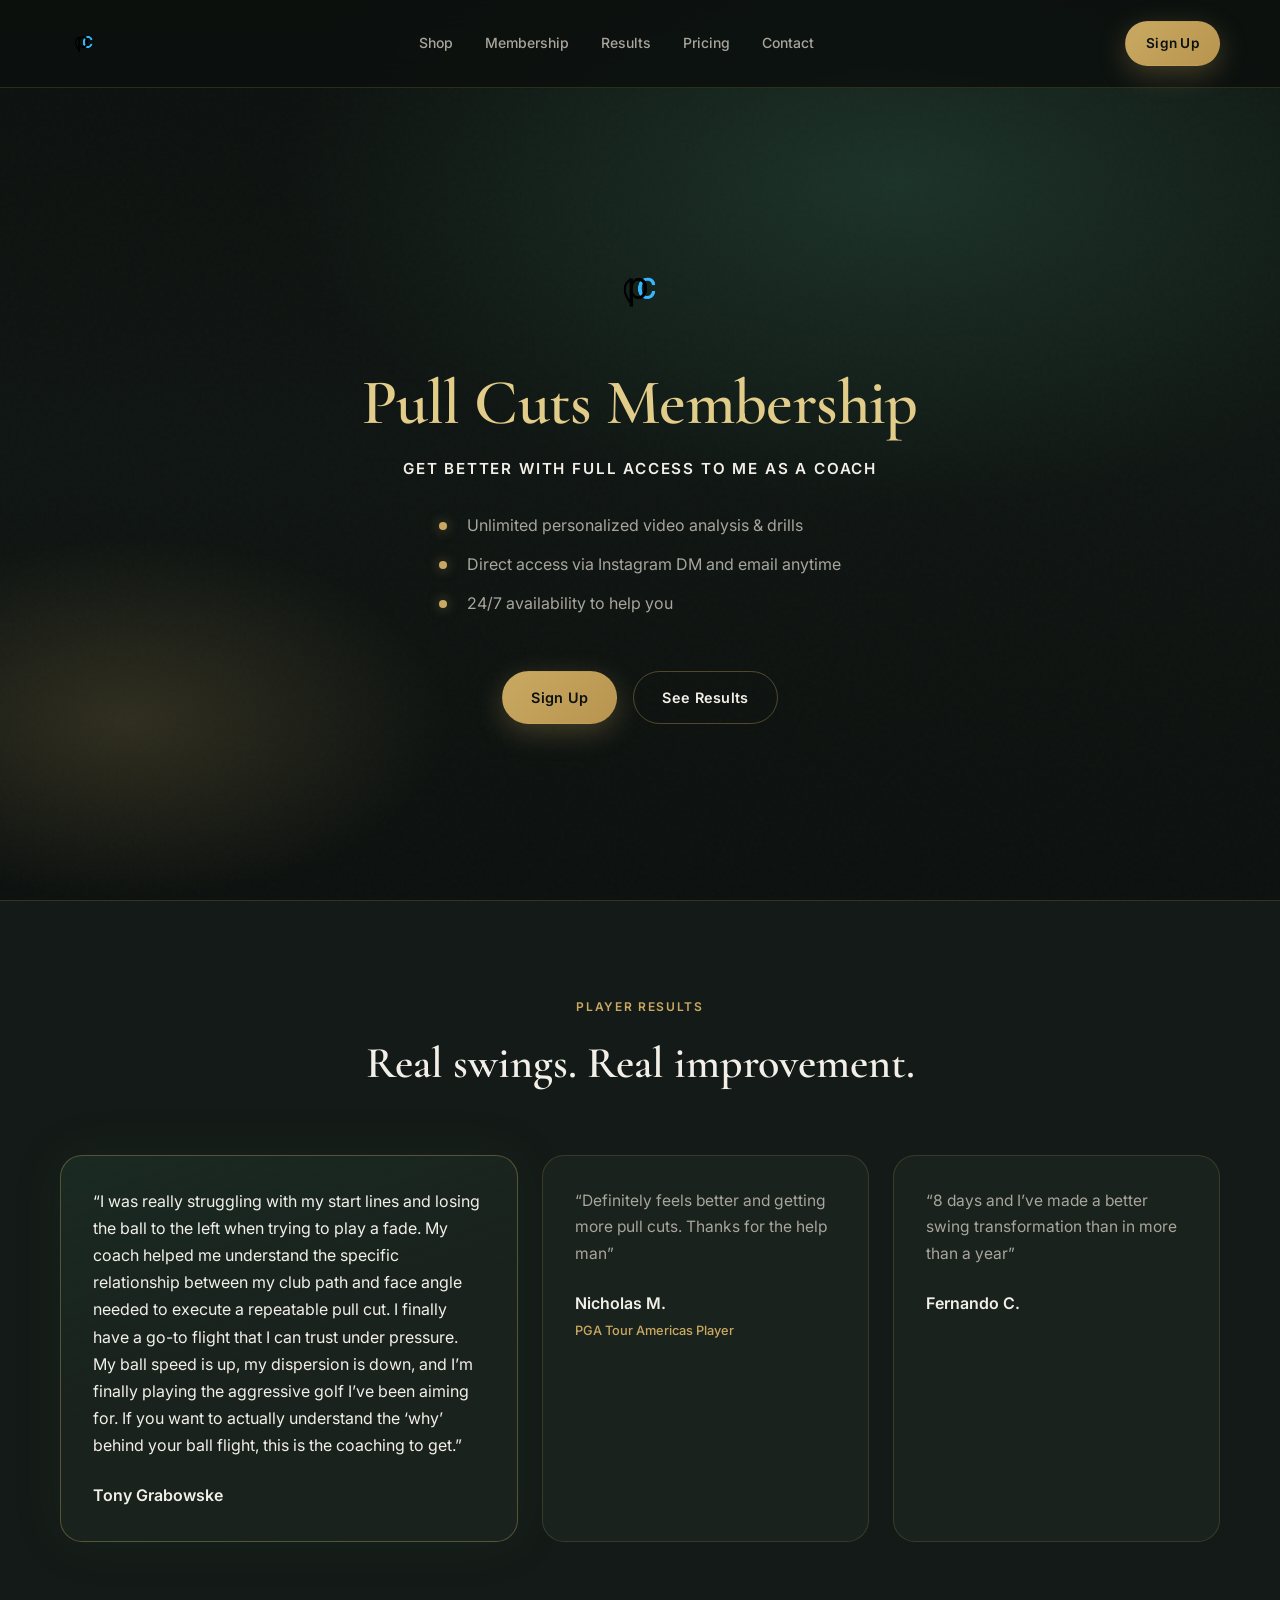
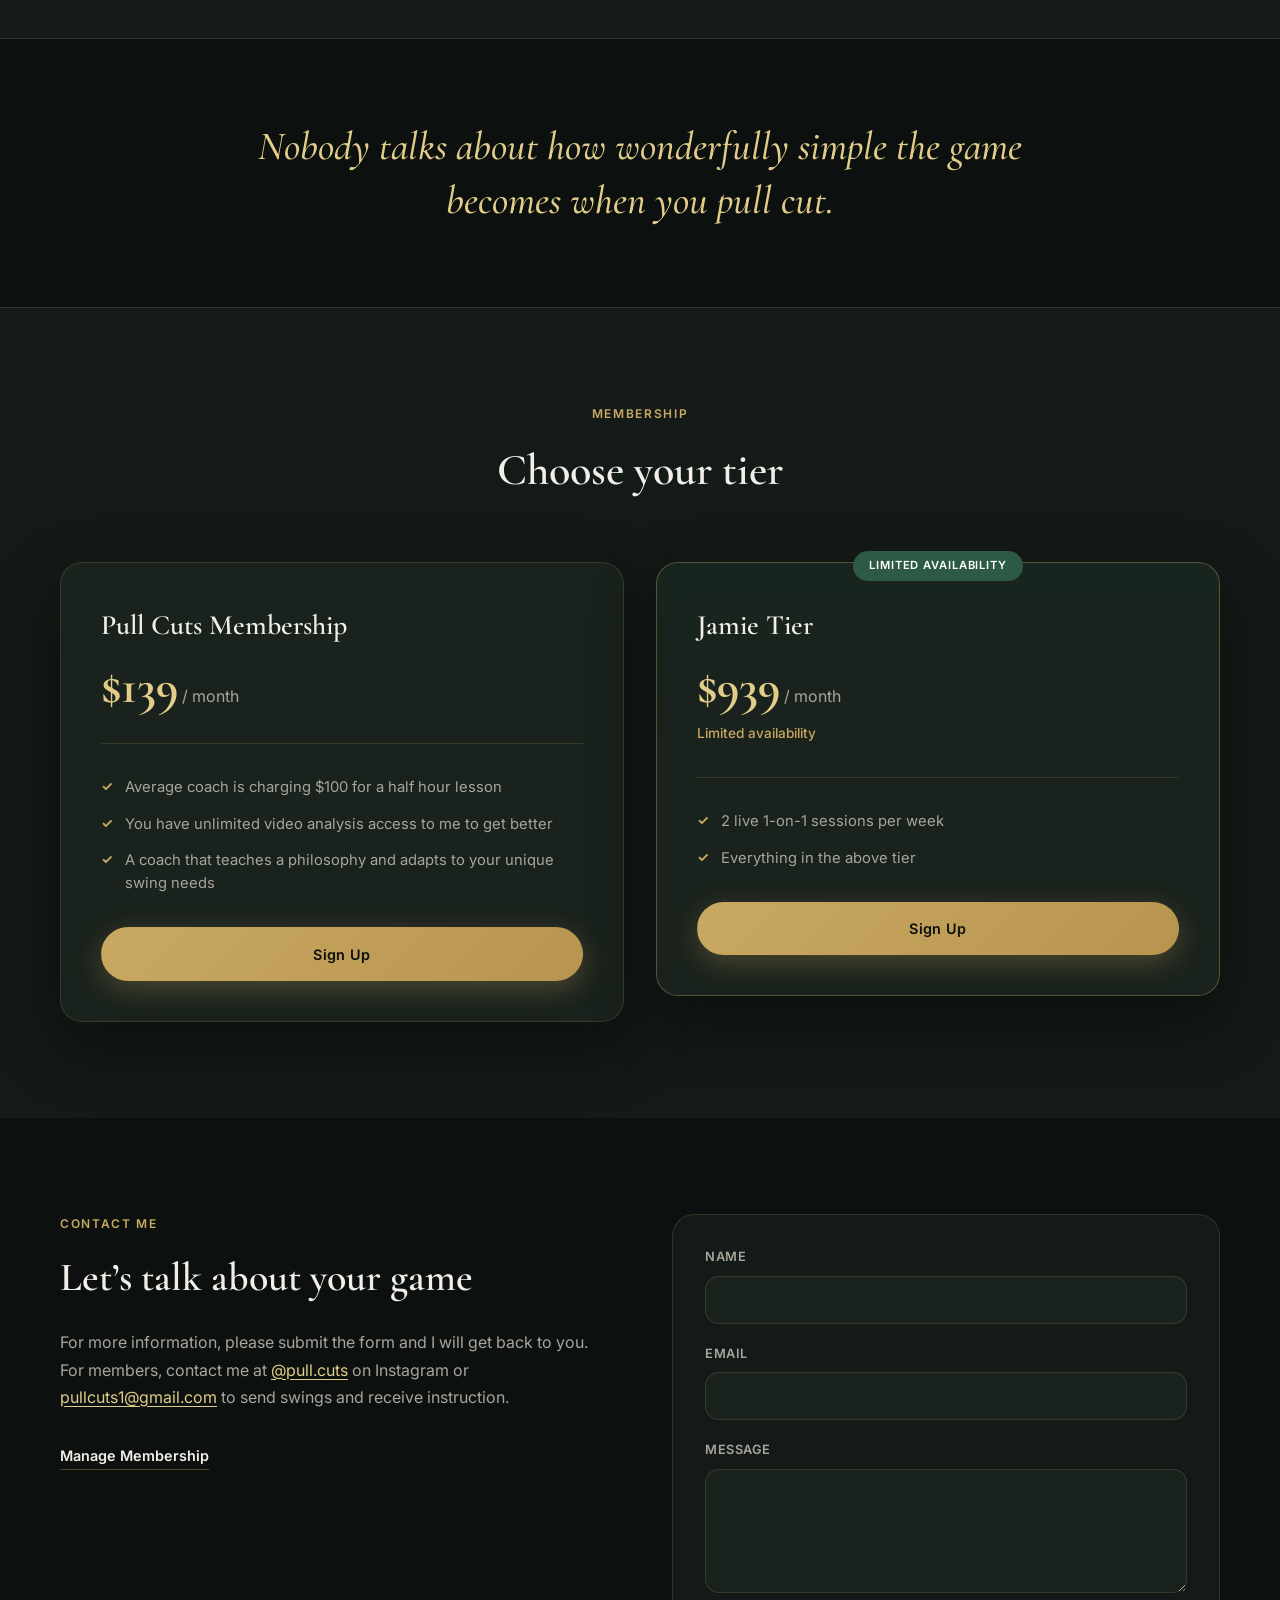
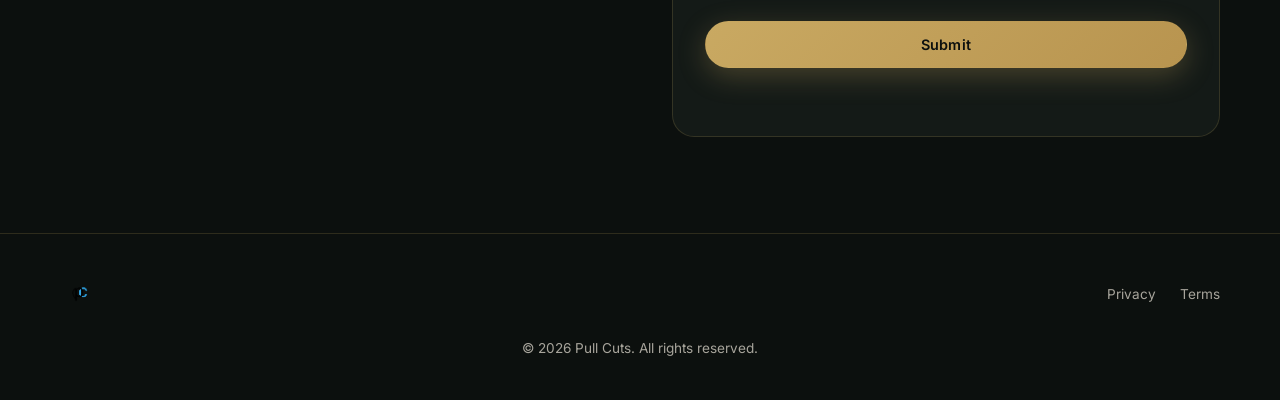
<file: index.html>
<!DOCTYPE html>
<html lang="en">
<head>
  <meta charset="UTF-8" />
  <meta name="viewport" content="width=device-width, initial-scale=1.0" />
  <meta name="description" content="Pull Cuts Membership — online golf coaching built around the pull cut. Unlimited video analysis, personalized drills, and direct access to your coach." />
  <title>Pull Cuts Membership</title>
  <link rel="canonical" href="https://pullcuts.com" />
  <meta property="og:title" content="Pull Cuts Membership" />
  <meta property="og:description" content="Get better with full access to pull-cut coaching." />
  <meta property="og:image" content="https://pullcuts.com/assets/images/card.jpg" />
  <link rel="icon" href="assets/images/logo.png" type="image/png" />
  <link rel="preconnect" href="https://fonts.googleapis.com" />
  <link rel="preconnect" href="https://fonts.gstatic.com" crossorigin />
  <link href="https://fonts.googleapis.com/css2?family=Cormorant+Garamond:ital,wght@0,500;0,600;0,700;1,500&family=Inter:wght@400;500;600;700&display=swap" rel="stylesheet" />
  <link rel="stylesheet" href="styles.css" />
</head>
<body>
  <header class="site-header">
    <div class="container header-inner">
      <a href="index.html" class="logo">
        <img src="assets/images/logo.png" alt="Pull Cuts" width="161" height="77" loading="lazy" decoding="async" />
      </a>
      <nav class="nav" aria-label="Main navigation">
        <a href="https://0fpagn-va.myshopify.com/" target="_blank" rel="noopener noreferrer">Shop</a>
        <a href="#membership">Membership</a>
        <a href="#testimonials">Results</a>
        <a href="#pricing">Pricing</a>
        <a href="#contact">Contact</a>
      </nav>
      <a href="https://buy.stripe.com/aFaaEXbLtb37dUzg8B7ss00" class="btn btn-primary btn-sm header-cta" target="_blank" rel="noopener noreferrer">Sign Up</a>
      <button class="menu-toggle" aria-label="Open menu" aria-expanded="false">
        <span></span>
        <span></span>
      </button>
    </div>
  </header>

  <main>
    <section id="membership" class="hero">
      <div class="hero-bg" aria-hidden="true"></div>
      <div class="container hero-content">
        <div class="hero-logo">
          <img src="assets/images/logo.png" alt="Pull Cuts" width="161" height="77" fetchpriority="high" decoding="async" />
        </div>
        <h1>Pull Cuts Membership</h1>
        <p class="hero-subtitle">Get better with full access to me as a coach</p>
        <ul class="hero-benefits">
          <li>Unlimited personalized video analysis &amp; drills</li>
          <li>Direct access via Instagram DM and email anytime</li>
          <li>24/7 availability to help you</li>
        </ul>
        <div class="hero-actions">
          <a href="https://buy.stripe.com/aFaaEXbLtb37dUzg8B7ss00" class="btn btn-primary" target="_blank" rel="noopener noreferrer">Sign Up</a>
          <a href="#testimonials" class="btn btn-ghost">See Results</a>
        </div>
      </div>
    </section>

    <section id="testimonials" class="testimonials">
      <div class="container">
        <div class="section-header">
          <p class="eyebrow">Player Results</p>
          <h2>Real swings. Real improvement.</h2>
        </div>
        <div class="testimonial-grid">
          <blockquote class="testimonial-card featured">
            <p class="quote">&ldquo;I was really struggling with my start lines and losing the ball to the left when trying to play a fade. My coach helped me understand the specific relationship between my club path and face angle needed to execute a repeatable pull cut. I finally have a go-to flight that I can trust under pressure. My ball speed is up, my dispersion is down, and I&rsquo;m finally playing the aggressive golf I&rsquo;ve been aiming for. If you want to actually understand the &lsquo;why&rsquo; behind your ball flight, this is the coaching to get.&rdquo;</p>
            <footer>
              <cite>Tony Grabowske</cite>
            </footer>
          </blockquote>
          <blockquote class="testimonial-card">
            <p class="quote">&ldquo;Definitely feels better and getting more pull cuts. Thanks for the help man&rdquo;</p>
            <footer>
              <cite>Nicholas M.</cite>
              <span class="role">PGA Tour Americas Player</span>
            </footer>
          </blockquote>
          <blockquote class="testimonial-card">
            <p class="quote">&ldquo;8 days and I&rsquo;ve made a better swing transformation than in more than a year&rdquo;</p>
            <footer>
              <cite>Fernando C.</cite>
            </footer>
          </blockquote>
        </div>
      </div>
    </section>

    <section class="philosophy">
      <div class="container philosophy-inner">
        <p class="philosophy-quote">Nobody talks about how wonderfully simple the game becomes when you pull cut.</p>
      </div>
    </section>

    <section id="pricing" class="pricing">
      <div class="container">
        <div class="section-header">
          <p class="eyebrow">Membership</p>
          <h2>Choose your tier</h2>
        </div>
        <div class="pricing-grid">
          <article class="pricing-card">
            <div class="pricing-header">
              <h3>Pull Cuts Membership</h3>
              <div class="price">
                <span class="amount">$139</span>
                <span class="period">/ month</span>
              </div>
            </div>
            <ul class="pricing-features">
              <li>Average coach is charging $100 for a half hour lesson</li>
              <li>You have unlimited video analysis access to me to get better</li>
              <li>A coach that teaches a philosophy and adapts to your unique swing needs</li>
            </ul>
            <a href="https://buy.stripe.com/aFaaEXbLtb37dUzg8B7ss00" class="btn btn-primary btn-block" target="_blank" rel="noopener noreferrer">Sign Up</a>
          </article>

          <article class="pricing-card featured">
            <div class="badge">Limited Availability</div>
            <div class="pricing-header">
              <h3>Jamie Tier</h3>
              <div class="price">
                <span class="amount">$939</span>
                <span class="period">/ month</span>
              </div>
              <p class="slots">Limited availability</p>
            </div>
            <ul class="pricing-features">
              <li>2 live 1-on-1 sessions per week</li>
              <li>Everything in the above tier</li>
            </ul>
            <a href="https://buy.stripe.com/14A6oHeXF8UZbMr09D7ss01" class="btn btn-primary btn-block" target="_blank" rel="noopener noreferrer">Sign Up</a>
          </article>
        </div>
      </div>
    </section>

    <section id="contact" class="contact">
      <div class="container contact-grid">
        <div class="contact-info">
          <p class="eyebrow">Contact Me</p>
          <h2>Let&rsquo;s talk about your game</h2>
          <p class="contact-desc">For more information, please submit the form and I will get back to you. For members, contact me at <a href="https://instagram.com/pull.cuts" target="_blank" rel="noopener noreferrer">@pull.cuts</a> on Instagram or <a href="mailto:pullcuts1@gmail.com">pullcuts1@gmail.com</a> to send swings and receive instruction.</p>
          <a href="https://billing.stripe.com/p/login/aFaaEXbLtb37dUzg8B7ss00" class="manage-link" target="_blank" rel="noopener noreferrer">Manage Membership</a>
        </div>
        <form class="contact-form" id="contact-form" action="https://formsubmit.co/pullcuts1@gmail.com" method="POST" novalidate>
          <input type="hidden" name="_subject" value="Pull Cuts Inquiry" />
          <input type="hidden" name="_captcha" value="false" />
          <input type="hidden" name="_template" value="table" />
          <input type="text" name="_honey" class="form-honeypot" tabindex="-1" autocomplete="off" aria-hidden="true" />
          <div class="form-group">
            <label for="name">Name</label>
            <input type="text" id="name" name="name" required autocomplete="name" />
          </div>
          <div class="form-group">
            <label for="email">Email</label>
            <input type="email" id="email" name="email" required autocomplete="email" />
          </div>
          <div class="form-group">
            <label for="message">Message</label>
            <textarea id="message" name="message" rows="5" required></textarea>
          </div>
          <button type="submit" class="btn btn-primary btn-block">Submit</button>
          <p class="form-status" id="form-status" role="status" aria-live="polite"></p>
        </form>
      </div>
    </section>
  </main>

  <footer class="site-footer">
    <div class="container footer-inner">
      <a href="index.html" class="footer-brand">
        <img src="assets/images/logo.png" alt="Pull Cuts" width="120" height="57" loading="lazy" decoding="async" />
      </a>
      <nav class="footer-legal" aria-label="Legal">
        <a href="privacy.html">Privacy</a>
        <a href="terms.html">Terms</a>
      </nav>
      <p class="copyright">&copy; <span id="year"></span> Pull Cuts. All rights reserved.</p>
    </div>
  </footer>

  <script src="script.js"></script>
</body>
</html>
</file>
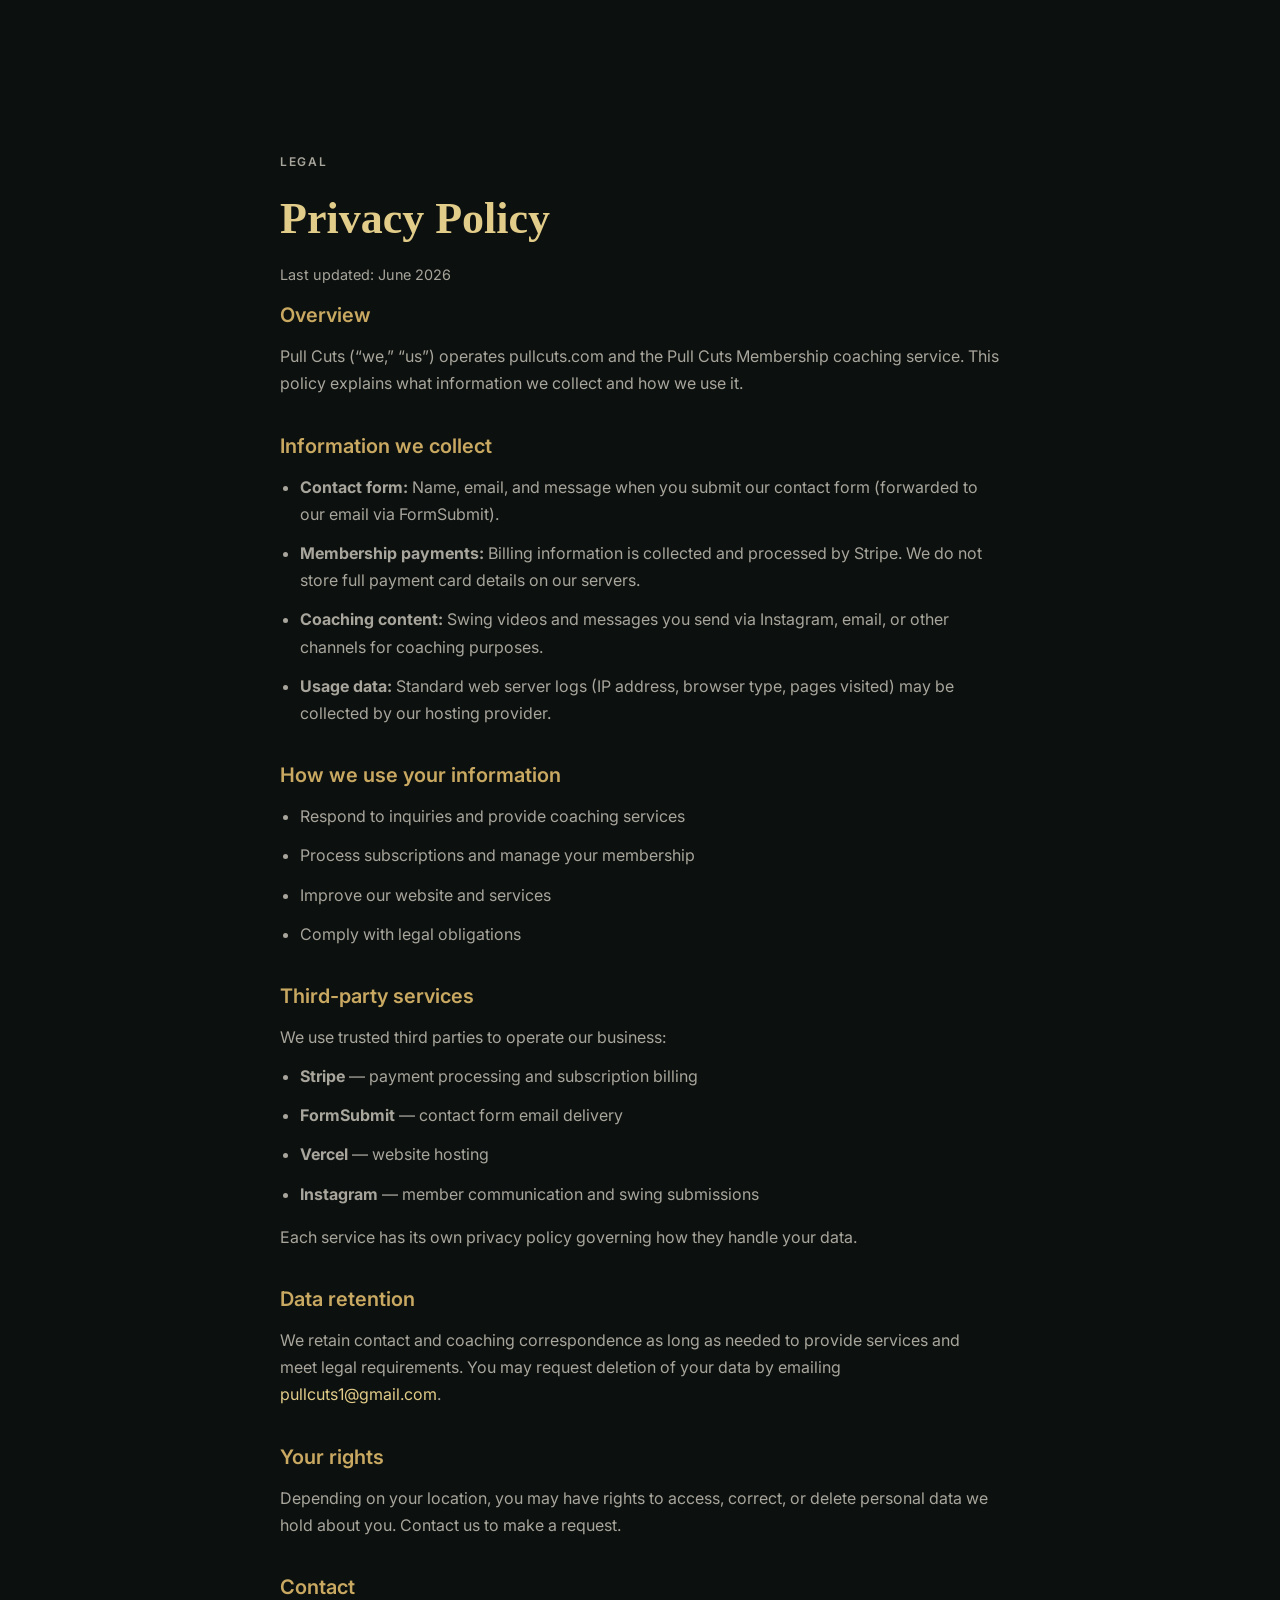
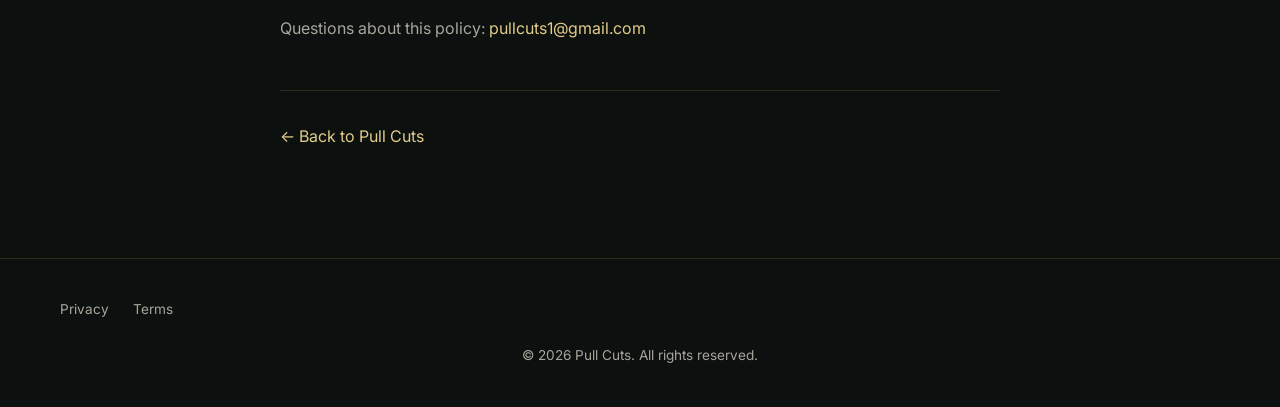
<file: privacy.html>
<!DOCTYPE html>
<html lang="en">
<head>
  <meta charset="UTF-8" />
  <meta name="viewport" content="width=device-width, initial-scale=1.0" />
  <meta name="description" content="Pull Cuts privacy policy — how we collect and use your information." />
  <title>Privacy Policy | Pull Cuts</title>
  <link rel="icon" href="assets/images/logo.png" type="image/png" />
  <link rel="preconnect" href="https://fonts.googleapis.com" />
  <link rel="preconnect" href="https://fonts.gstatic.com" crossorigin />
  <link href="https://fonts.googleapis.com/css2?family=Inter:wght@400;500;600;700&display=swap" rel="stylesheet" />
  <link rel="stylesheet" href="styles.css" />
</head>
<body>
  <main class="legal-page">
    <div class="container legal-content">
      <p class="eyebrow">Legal</p>
      <h1>Privacy Policy</h1>
      <p class="legal-updated">Last updated: June 2026</p>

      <section>
        <h2>Overview</h2>
        <p>Pull Cuts (&ldquo;we,&rdquo; &ldquo;us&rdquo;) operates pullcuts.com and the Pull Cuts Membership coaching service. This policy explains what information we collect and how we use it.</p>
      </section>

      <section>
        <h2>Information we collect</h2>
        <ul>
          <li><strong>Contact form:</strong> Name, email, and message when you submit our contact form (forwarded to our email via FormSubmit).</li>
          <li><strong>Membership payments:</strong> Billing information is collected and processed by Stripe. We do not store full payment card details on our servers.</li>
          <li><strong>Coaching content:</strong> Swing videos and messages you send via Instagram, email, or other channels for coaching purposes.</li>
          <li><strong>Usage data:</strong> Standard web server logs (IP address, browser type, pages visited) may be collected by our hosting provider.</li>
        </ul>
      </section>

      <section>
        <h2>How we use your information</h2>
        <ul>
          <li>Respond to inquiries and provide coaching services</li>
          <li>Process subscriptions and manage your membership</li>
          <li>Improve our website and services</li>
          <li>Comply with legal obligations</li>
        </ul>
      </section>

      <section>
        <h2>Third-party services</h2>
        <p>We use trusted third parties to operate our business:</p>
        <ul>
          <li><strong>Stripe</strong> — payment processing and subscription billing</li>
          <li><strong>FormSubmit</strong> — contact form email delivery</li>
          <li><strong>Vercel</strong> — website hosting</li>
          <li><strong>Instagram</strong> — member communication and swing submissions</li>
        </ul>
        <p>Each service has its own privacy policy governing how they handle your data.</p>
      </section>

      <section>
        <h2>Data retention</h2>
        <p>We retain contact and coaching correspondence as long as needed to provide services and meet legal requirements. You may request deletion of your data by emailing <a href="mailto:pullcuts1@gmail.com">pullcuts1@gmail.com</a>.</p>
      </section>

      <section>
        <h2>Your rights</h2>
        <p>Depending on your location, you may have rights to access, correct, or delete personal data we hold about you. Contact us to make a request.</p>
      </section>

      <section>
        <h2>Contact</h2>
        <p>Questions about this policy: <a href="mailto:pullcuts1@gmail.com">pullcuts1@gmail.com</a></p>
      </section>

      <p class="legal-back"><a href="index.html">&larr; Back to Pull Cuts</a></p>
    </div>
  </main>

  <footer class="site-footer">
    <div class="container footer-inner">
      <nav class="footer-legal" aria-label="Legal">
        <a href="privacy.html">Privacy</a>
        <a href="terms.html">Terms</a>
      </nav>
      <p class="copyright">&copy; <span id="year"></span> Pull Cuts. All rights reserved.</p>
    </div>
  </footer>

  <script src="script.js"></script>
</body>
</html>
</file>
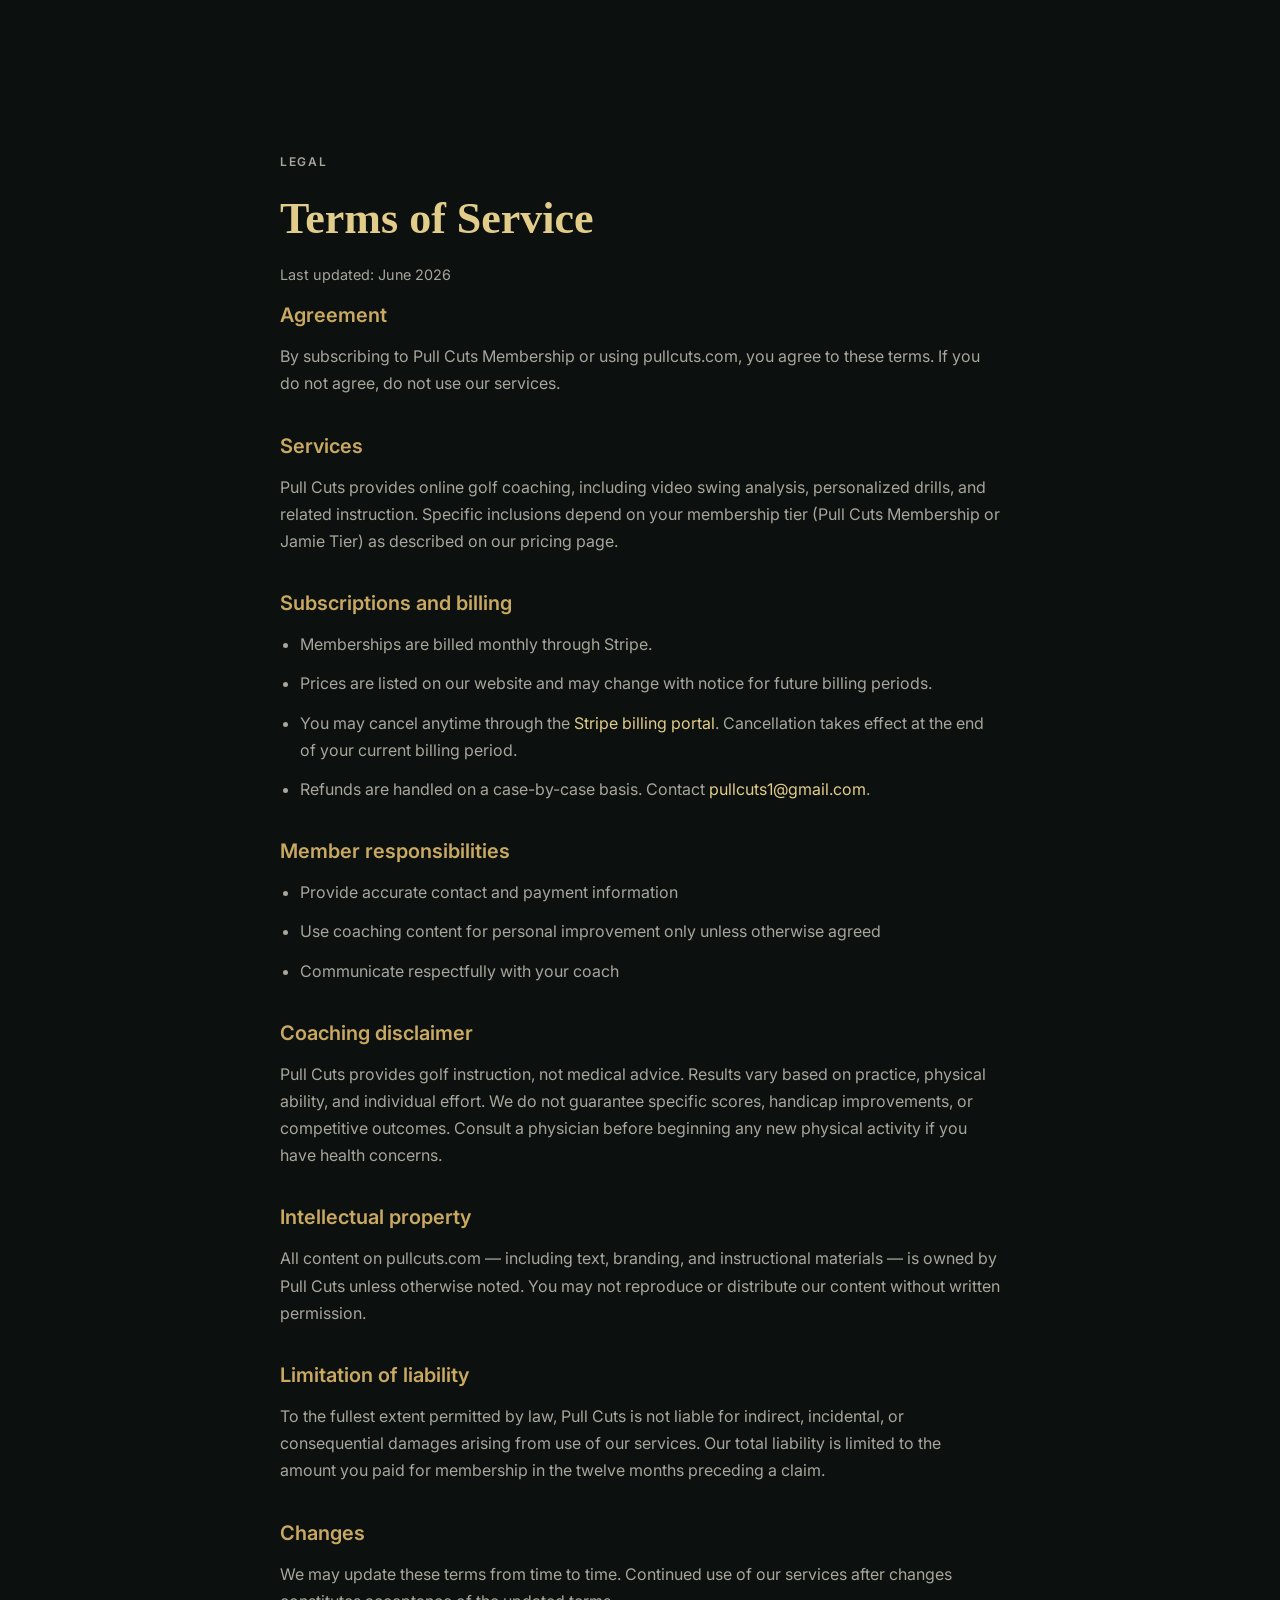
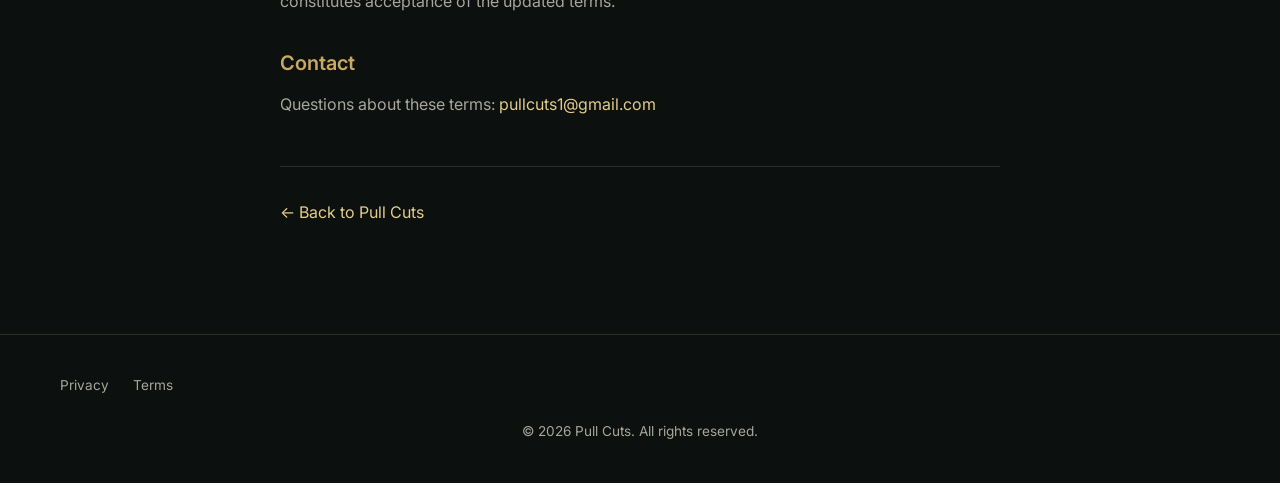
<file: terms.html>
<!DOCTYPE html>
<html lang="en">
<head>
  <meta charset="UTF-8" />
  <meta name="viewport" content="width=device-width, initial-scale=1.0" />
  <meta name="description" content="Pull Cuts membership terms of service." />
  <title>Terms of Service | Pull Cuts</title>
  <link rel="icon" href="assets/images/logo.png" type="image/png" />
  <link rel="preconnect" href="https://fonts.googleapis.com" />
  <link rel="preconnect" href="https://fonts.gstatic.com" crossorigin />
  <link href="https://fonts.googleapis.com/css2?family=Inter:wght@400;500;600;700&display=swap" rel="stylesheet" />
  <link rel="stylesheet" href="styles.css" />
</head>
<body>
  <main class="legal-page">
    <div class="container legal-content">
      <p class="eyebrow">Legal</p>
      <h1>Terms of Service</h1>
      <p class="legal-updated">Last updated: June 2026</p>

      <section>
        <h2>Agreement</h2>
        <p>By subscribing to Pull Cuts Membership or using pullcuts.com, you agree to these terms. If you do not agree, do not use our services.</p>
      </section>

      <section>
        <h2>Services</h2>
        <p>Pull Cuts provides online golf coaching, including video swing analysis, personalized drills, and related instruction. Specific inclusions depend on your membership tier (Pull Cuts Membership or Jamie Tier) as described on our pricing page.</p>
      </section>

      <section>
        <h2>Subscriptions and billing</h2>
        <ul>
          <li>Memberships are billed monthly through Stripe.</li>
          <li>Prices are listed on our website and may change with notice for future billing periods.</li>
          <li>You may cancel anytime through the <a href="https://billing.stripe.com/p/login/aFaaEXbLtb37dUzg8B7ss00" target="_blank" rel="noopener noreferrer">Stripe billing portal</a>. Cancellation takes effect at the end of your current billing period.</li>
          <li>Refunds are handled on a case-by-case basis. Contact <a href="mailto:pullcuts1@gmail.com">pullcuts1@gmail.com</a>.</li>
        </ul>
      </section>

      <section>
        <h2>Member responsibilities</h2>
        <ul>
          <li>Provide accurate contact and payment information</li>
          <li>Use coaching content for personal improvement only unless otherwise agreed</li>
          <li>Communicate respectfully with your coach</li>
        </ul>
      </section>

      <section>
        <h2>Coaching disclaimer</h2>
        <p>Pull Cuts provides golf instruction, not medical advice. Results vary based on practice, physical ability, and individual effort. We do not guarantee specific scores, handicap improvements, or competitive outcomes. Consult a physician before beginning any new physical activity if you have health concerns.</p>
      </section>

      <section>
        <h2>Intellectual property</h2>
        <p>All content on pullcuts.com — including text, branding, and instructional materials — is owned by Pull Cuts unless otherwise noted. You may not reproduce or distribute our content without written permission.</p>
      </section>

      <section>
        <h2>Limitation of liability</h2>
        <p>To the fullest extent permitted by law, Pull Cuts is not liable for indirect, incidental, or consequential damages arising from use of our services. Our total liability is limited to the amount you paid for membership in the twelve months preceding a claim.</p>
      </section>

      <section>
        <h2>Changes</h2>
        <p>We may update these terms from time to time. Continued use of our services after changes constitutes acceptance of the updated terms.</p>
      </section>

      <section>
        <h2>Contact</h2>
        <p>Questions about these terms: <a href="mailto:pullcuts1@gmail.com">pullcuts1@gmail.com</a></p>
      </section>

      <p class="legal-back"><a href="index.html">&larr; Back to Pull Cuts</a></p>
    </div>
  </main>

  <footer class="site-footer">
    <div class="container footer-inner">
      <nav class="footer-legal" aria-label="Legal">
        <a href="privacy.html">Privacy</a>
        <a href="terms.html">Terms</a>
      </nav>
      <p class="copyright">&copy; <span id="year"></span> Pull Cuts. All rights reserved.</p>
    </div>
  </footer>

  <script src="script.js"></script>
</body>
</html>
</file>
<file: styles.css>
:root {
  --bg-deep: #0c100e;
  --bg-card: #141a17;
  --bg-elevated: #1a221d;
  --border: rgba(201, 169, 98, 0.18);
  --border-strong: rgba(201, 169, 98, 0.35);
  --gold: #c9a962;
  --gold-light: #e2cc8a;
  --green: #2d5a45;
  --green-muted: #1e3d30;
  --text: #f2efe8;
  --text-muted: #a8a59c;
  --white: #ffffff;
  --shadow: 0 24px 64px rgba(0, 0, 0, 0.45);
  --radius: 14px;
  --radius-lg: 22px;
  --font-display: "Cormorant Garamond", Georgia, serif;
  --font-body: "Inter", system-ui, sans-serif;
  --max-width: 1160px;
  --header-height: 88px;
}

*,
*::before,
*::after {
  box-sizing: border-box;
  margin: 0;
  padding: 0;
}

html {
  scroll-behavior: smooth;
}

[id] {
  scroll-margin-top: calc(var(--header-height) + 1rem);
}

@media (prefers-reduced-motion: reduce) {
  html {
    scroll-behavior: auto;
  }

  *,
  *::before,
  *::after {
    transition-duration: 0.01ms !important;
  }

  .btn:hover {
    transform: none;
  }
}

body {
  font-family: var(--font-body);
  background: var(--bg-deep);
  color: var(--text);
  line-height: 1.6;
  -webkit-font-smoothing: antialiased;
}

img {
  max-width: 100%;
  display: block;
}

a {
  color: var(--gold-light);
  text-decoration: none;
  transition: color 0.2s ease;
}

a:hover {
  color: var(--white);
}

.container {
  width: min(100% - 2.5rem, var(--max-width));
  margin-inline: auto;
}

.eyebrow {
  font-size: 0.75rem;
  font-weight: 600;
  letter-spacing: 0.14em;
  text-transform: uppercase;
  color: var(--gold);
  margin-bottom: 0.75rem;
}

.btn {
  display: inline-flex;
  align-items: center;
  justify-content: center;
  gap: 0.5rem;
  padding: 0.9rem 1.75rem;
  border-radius: 999px;
  font-family: var(--font-body);
  font-size: 0.9rem;
  font-weight: 600;
  letter-spacing: 0.02em;
  border: 1px solid transparent;
  cursor: pointer;
  transition: transform 0.2s ease, background 0.2s ease, border-color 0.2s ease, box-shadow 0.2s ease;
}

.btn:hover {
  transform: translateY(-1px);
}

.btn-primary {
  background: linear-gradient(135deg, var(--gold) 0%, #b8944f 100%);
  color: var(--bg-deep);
  box-shadow: 0 8px 28px rgba(201, 169, 98, 0.28);
}

.btn-primary:hover {
  color: var(--bg-deep);
  box-shadow: 0 12px 36px rgba(201, 169, 98, 0.38);
}

.btn-ghost {
  background: transparent;
  color: var(--text);
  border-color: var(--border-strong);
}

.btn-ghost:hover {
  background: rgba(255, 255, 255, 0.04);
  color: var(--white);
}

.btn-sm {
  padding: 0.65rem 1.25rem;
  font-size: 0.85rem;
}

.btn-block {
  width: 100%;
}

.site-header {
  position: fixed;
  top: 0;
  left: 0;
  right: 0;
  z-index: 100;
  height: var(--header-height);
  background: rgba(12, 16, 14, 0.88);
  backdrop-filter: blur(16px);
  border-bottom: 1px solid var(--border);
}

.header-inner {
  display: flex;
  align-items: center;
  justify-content: space-between;
  height: 100%;
  gap: 1.5rem;
}

.logo {
  display: flex;
  align-items: center;
  flex-shrink: 0;
}

.logo img {
  height: 48px;
  width: auto;
}

.nav {
  display: flex;
  gap: 2rem;
}

.nav a {
  color: var(--text-muted);
  font-size: 0.875rem;
  font-weight: 500;
}

.nav a:hover {
  color: var(--text);
}

.menu-toggle {
  display: none;
  flex-direction: column;
  gap: 6px;
  background: none;
  border: none;
  cursor: pointer;
  padding: 4px;
}

.menu-toggle span {
  display: block;
  width: 22px;
  height: 2px;
  background: var(--text);
  border-radius: 2px;
  transition: transform 0.2s ease, opacity 0.2s ease;
}

.hero {
  position: relative;
  min-height: 100vh;
  display: flex;
  align-items: center;
  padding: calc(var(--header-height) + 4rem) 0 5rem;
  overflow: hidden;
}

.hero-bg {
  position: absolute;
  inset: 0;
  background:
    radial-gradient(ellipse 80% 60% at 70% 20%, rgba(45, 90, 69, 0.45) 0%, transparent 60%),
    radial-gradient(ellipse 50% 40% at 10% 80%, rgba(201, 169, 98, 0.18) 0%, transparent 50%),
    linear-gradient(180deg, var(--bg-deep) 0%, #0f1512 50%, var(--bg-deep) 100%);
}

.hero-bg::after {
  content: "";
  position: absolute;
  inset: 0;
  background-image: url("data:image/svg+xml,%3Csvg viewBox='0 0 256 256' xmlns='http://www.w3.org/2000/svg'%3E%3Cfilter id='n'%3E%3CfeTurbulence type='fractalNoise' baseFrequency='0.85' numOctaves='4' stitchTiles='stitch'/%3E%3C/filter%3E%3Crect width='100%25' height='100%25' filter='url(%23n)' opacity='0.04'/%3E%3C/svg%3E");
  opacity: 0.5;
  pointer-events: none;
}

.hero-content {
  position: relative;
  max-width: 760px;
  margin-inline: auto;
  text-align: center;
}

.hero-logo {
  display: flex;
  justify-content: center;
  margin-bottom: 2rem;
}

.hero-logo img {
  height: clamp(64px, 12vw, 88px);
  width: auto;
}

.hero h1 {
  font-family: var(--font-display);
  font-size: clamp(2.5rem, 6vw, 4rem);
  font-weight: 600;
  line-height: 1.08;
  letter-spacing: -0.01em;
  color: var(--gold-light);
  margin-bottom: 1.25rem;
}

.hero-subtitle {
  font-size: 0.95rem;
  font-weight: 600;
  letter-spacing: 0.12em;
  text-transform: uppercase;
  color: var(--text);
  margin-bottom: 2rem;
}

.hero-benefits {
  list-style: none;
  margin-bottom: 2.5rem;
  display: inline-block;
  text-align: left;
}

.hero-benefits li {
  position: relative;
  padding-left: 1.75rem;
  margin-bottom: 0.85rem;
  font-size: 1rem;
  color: var(--text-muted);
}

.hero-benefits li::before {
  content: "";
  position: absolute;
  left: 0;
  top: 0.55em;
  width: 8px;
  height: 8px;
  border-radius: 50%;
  background: var(--gold);
  box-shadow: 0 0 12px rgba(201, 169, 98, 0.5);
}

.hero-actions {
  display: flex;
  flex-wrap: wrap;
  gap: 1rem;
  justify-content: center;
}

.section-header {
  text-align: center;
  margin-bottom: 3.5rem;
}

.section-header h2 {
  font-family: var(--font-display);
  font-size: clamp(2rem, 4vw, 2.75rem);
  font-weight: 600;
}

.testimonials {
  padding: 6rem 0;
  background: var(--bg-card);
  border-block: 1px solid var(--border);
}

.testimonial-grid {
  display: grid;
  grid-template-columns: 1.4fr 1fr 1fr;
  gap: 1.5rem;
  align-items: start;
}

.testimonial-card {
  background: var(--bg-elevated);
  border: 1px solid var(--border);
  border-radius: var(--radius-lg);
  padding: 2rem;
  height: 100%;
}

.testimonial-card.featured {
  border-color: var(--border-strong);
  background: linear-gradient(160deg, rgba(45, 90, 69, 0.25) 0%, var(--bg-elevated) 50%);
  box-shadow: 0 0 48px rgba(45, 90, 69, 0.15);
}

.testimonial-card .quote {
  font-size: 0.975rem;
  line-height: 1.7;
  color: var(--text-muted);
  margin-bottom: 1.5rem;
}

.testimonial-card.featured .quote {
  font-size: 1rem;
  color: var(--text);
}

.testimonial-card cite {
  font-style: normal;
  font-weight: 600;
  color: var(--text);
  display: block;
}

.testimonial-card .role {
  display: block;
  font-size: 0.8rem;
  color: var(--gold);
  margin-top: 0.25rem;
  font-weight: 500;
}

.philosophy {
  padding: 5rem 0;
}

.philosophy-inner {
  text-align: center;
  max-width: 800px;
  margin-inline: auto;
}

.philosophy-quote {
  font-family: var(--font-display);
  font-size: clamp(1.75rem, 3.5vw, 2.5rem);
  font-weight: 500;
  font-style: italic;
  line-height: 1.35;
  color: var(--gold-light);
}

.pricing {
  padding: 6rem 0;
  background: var(--bg-card);
  border-top: 1px solid var(--border);
}

.pricing-grid {
  display: grid;
  grid-template-columns: repeat(2, 1fr);
  gap: 2rem;
  align-items: start;
}

.pricing-card {
  position: relative;
  background: var(--bg-elevated);
  border: 1px solid var(--border);
  border-radius: var(--radius-lg);
  padding: 2.5rem;
  box-shadow: var(--shadow);
}

.pricing-card.featured {
  border-color: var(--border-strong);
  background: linear-gradient(180deg, rgba(45, 90, 69, 0.18) 0%, var(--bg-elevated) 40%);
}

.pricing-card .badge {
  position: absolute;
  top: -12px;
  left: 50%;
  transform: translateX(-50%);
  background: var(--green);
  color: var(--white);
  font-size: 0.7rem;
  font-weight: 600;
  letter-spacing: 0.08em;
  text-transform: uppercase;
  padding: 0.4rem 1rem;
  border-radius: 999px;
  white-space: nowrap;
}

.pricing-header {
  margin-bottom: 2rem;
  padding-bottom: 2rem;
  border-bottom: 1px solid var(--border);
}

.pricing-header h3 {
  font-family: var(--font-display);
  font-size: 1.75rem;
  font-weight: 600;
  margin-bottom: 1rem;
}

.price {
  display: flex;
  align-items: baseline;
  gap: 0.25rem;
}

.price .amount {
  font-family: var(--font-display);
  font-size: 3rem;
  font-weight: 700;
  color: var(--gold-light);
  line-height: 1;
}

.price .period {
  font-size: 1rem;
  color: var(--text-muted);
}

.slots {
  margin-top: 0.75rem;
  font-size: 0.85rem;
  color: var(--gold);
  font-weight: 500;
}

.pricing-features {
  list-style: none;
  margin-bottom: 2rem;
}

.pricing-features li {
  position: relative;
  padding-left: 1.5rem;
  margin-bottom: 0.85rem;
  font-size: 0.925rem;
  color: var(--text-muted);
  line-height: 1.55;
}

.pricing-features li::before {
  content: "✓";
  position: absolute;
  left: 0;
  color: var(--gold);
  font-weight: 700;
  font-size: 0.85rem;
}

.contact {
  padding: 6rem 0;
}

.contact-grid {
  display: grid;
  grid-template-columns: 1fr 1fr;
  gap: 4rem;
  align-items: start;
}

.contact-info h2 {
  font-family: var(--font-display);
  font-size: clamp(2rem, 3.5vw, 2.5rem);
  font-weight: 600;
  margin-bottom: 1.25rem;
}

.contact-desc {
  color: var(--text-muted);
  margin-bottom: 2rem;
  line-height: 1.7;
}

.contact-desc a {
  color: var(--gold-light);
  text-decoration: underline;
  text-underline-offset: 3px;
}

.manage-link {
  display: inline-flex;
  align-items: center;
  font-weight: 600;
  font-size: 0.9rem;
  color: var(--text);
  border-bottom: 1px solid var(--border-strong);
  padding-bottom: 2px;
}

.manage-link:hover {
  color: var(--gold-light);
  border-color: var(--gold);
}

.contact-form {
  background: var(--bg-card);
  border: 1px solid var(--border);
  border-radius: var(--radius-lg);
  padding: 2rem;
}

.form-group {
  margin-bottom: 1.25rem;
}

.form-group label {
  display: block;
  font-size: 0.8rem;
  font-weight: 600;
  letter-spacing: 0.04em;
  text-transform: uppercase;
  color: var(--text-muted);
  margin-bottom: 0.5rem;
}

.form-group input,
.form-group textarea {
  width: 100%;
  padding: 0.85rem 1rem;
  background: var(--bg-elevated);
  border: 1px solid var(--border);
  border-radius: var(--radius);
  color: var(--text);
  font-family: var(--font-body);
  font-size: 0.95rem;
  transition: border-color 0.2s ease, box-shadow 0.2s ease;
}

.form-group input:focus,
.form-group textarea:focus {
  outline: none;
  border-color: var(--gold);
  box-shadow: 0 0 0 3px rgba(201, 169, 98, 0.15);
}

.form-group textarea {
  resize: vertical;
  min-height: 120px;
}

.form-status {
  margin-top: 1rem;
  font-size: 0.875rem;
  text-align: center;
  min-height: 1.25rem;
}

.form-status.success {
  color: #6ecf9a;
}

.form-status.error {
  color: #e88b8b;
}

.form-honeypot {
  position: absolute;
  left: -9999px;
  width: 1px;
  height: 1px;
  overflow: hidden;
}

.site-footer {
  padding: 2.5rem 0;
  border-top: 1px solid var(--border);
  background: var(--bg-deep);
}

.footer-inner {
  display: flex;
  align-items: center;
  justify-content: space-between;
  gap: 1rem;
  flex-wrap: wrap;
}

.footer-brand img {
  height: 40px;
  width: auto;
  opacity: 0.9;
}

.footer-legal {
  display: flex;
  gap: 1.5rem;
}

.footer-legal a {
  font-size: 0.85rem;
  color: var(--text-muted);
}

.copyright {
  font-size: 0.85rem;
  color: var(--text-muted);
  width: 100%;
  text-align: center;
  margin-top: 0.5rem;
}

.legal-page {
  padding: calc(var(--header-height) + 4rem) 0 6rem;
}

.legal-content {
  max-width: 720px;
  margin-inline: auto;
}

.legal-content h1 {
  font-family: var(--font-display);
  font-size: clamp(2rem, 4vw, 2.75rem);
  font-weight: 600;
  margin-bottom: 0.5rem;
  color: var(--gold-light);
}

.legal-updated {
  color: var(--text-muted);
  font-size: 0.9rem;
  margin-bottom: 2.5rem;
}

.legal-content section {
  margin-bottom: 2rem;
}

.legal-content h2 {
  font-size: 1.25rem;
  font-weight: 600;
  margin-bottom: 0.75rem;
  color: var(--gold);
}

.legal-content p,
.legal-content li {
  color: var(--text-muted);
  line-height: 1.7;
  margin-bottom: 0.75rem;
}

.legal-content ul {
  padding-left: 1.25rem;
  margin-bottom: 1rem;
}

.legal-back {
  margin-top: 3rem;
  padding-top: 2rem;
  border-top: 1px solid var(--border);
}

@media (max-width: 900px) {
  .testimonial-grid,
  .pricing-grid,
  .contact-grid {
    grid-template-columns: 1fr;
    gap: 2.5rem;
  }
}

@media (max-width: 768px) {
  .nav {
    display: none;
    position: absolute;
    top: var(--header-height);
    left: 0;
    right: 0;
    flex-direction: column;
    gap: 0;
    background: rgba(12, 16, 14, 0.97);
    border-bottom: 1px solid var(--border);
    padding: 1rem 0;
  }

  .nav.open {
    display: flex;
  }

  .nav a {
    padding: 0.85rem 1.25rem;
    border-bottom: 1px solid var(--border);
  }

  .header-cta {
    display: none;
  }

  .menu-toggle {
    display: flex;
  }

  .menu-toggle[aria-expanded="true"] span:first-child {
    transform: translateY(4px) rotate(45deg);
  }

  .menu-toggle[aria-expanded="true"] span:last-child {
    transform: translateY(-4px) rotate(-45deg);
  }

  .footer-inner {
    flex-direction: column;
    text-align: center;
  }
}
</file>
